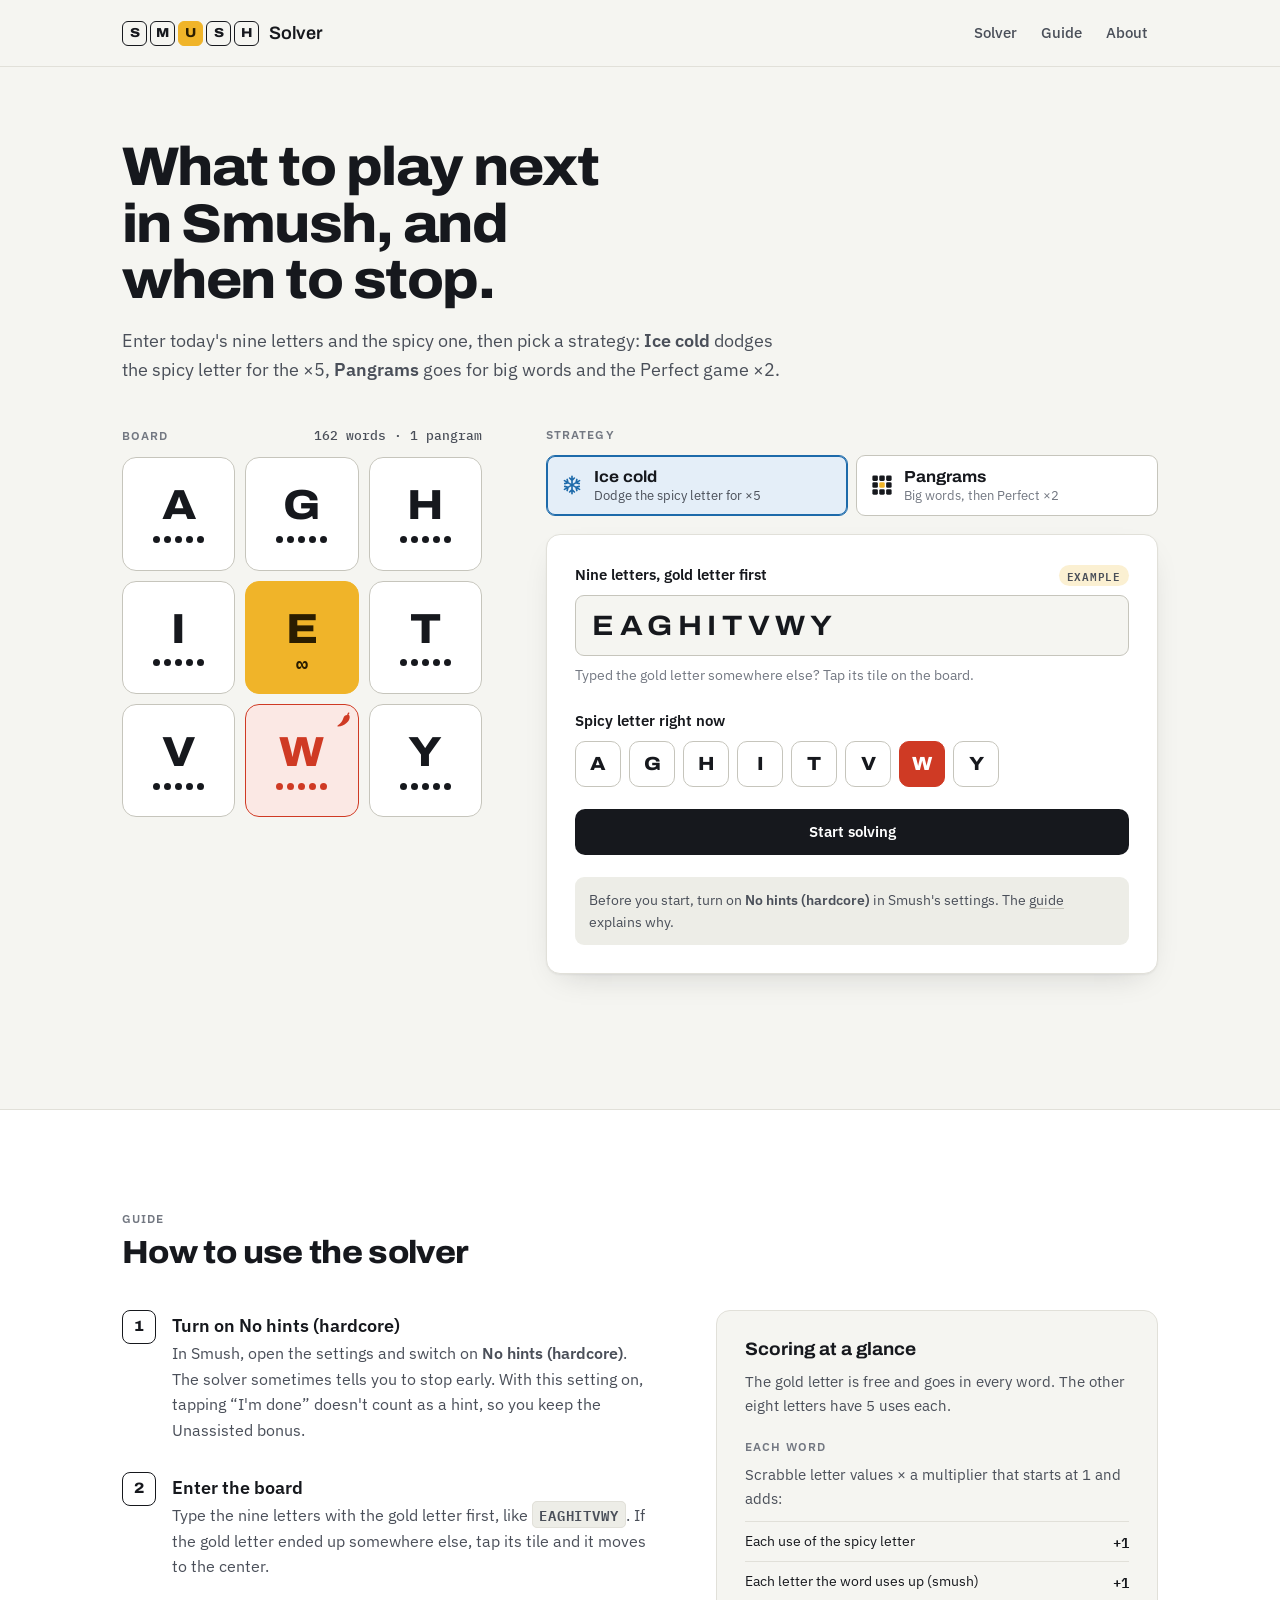
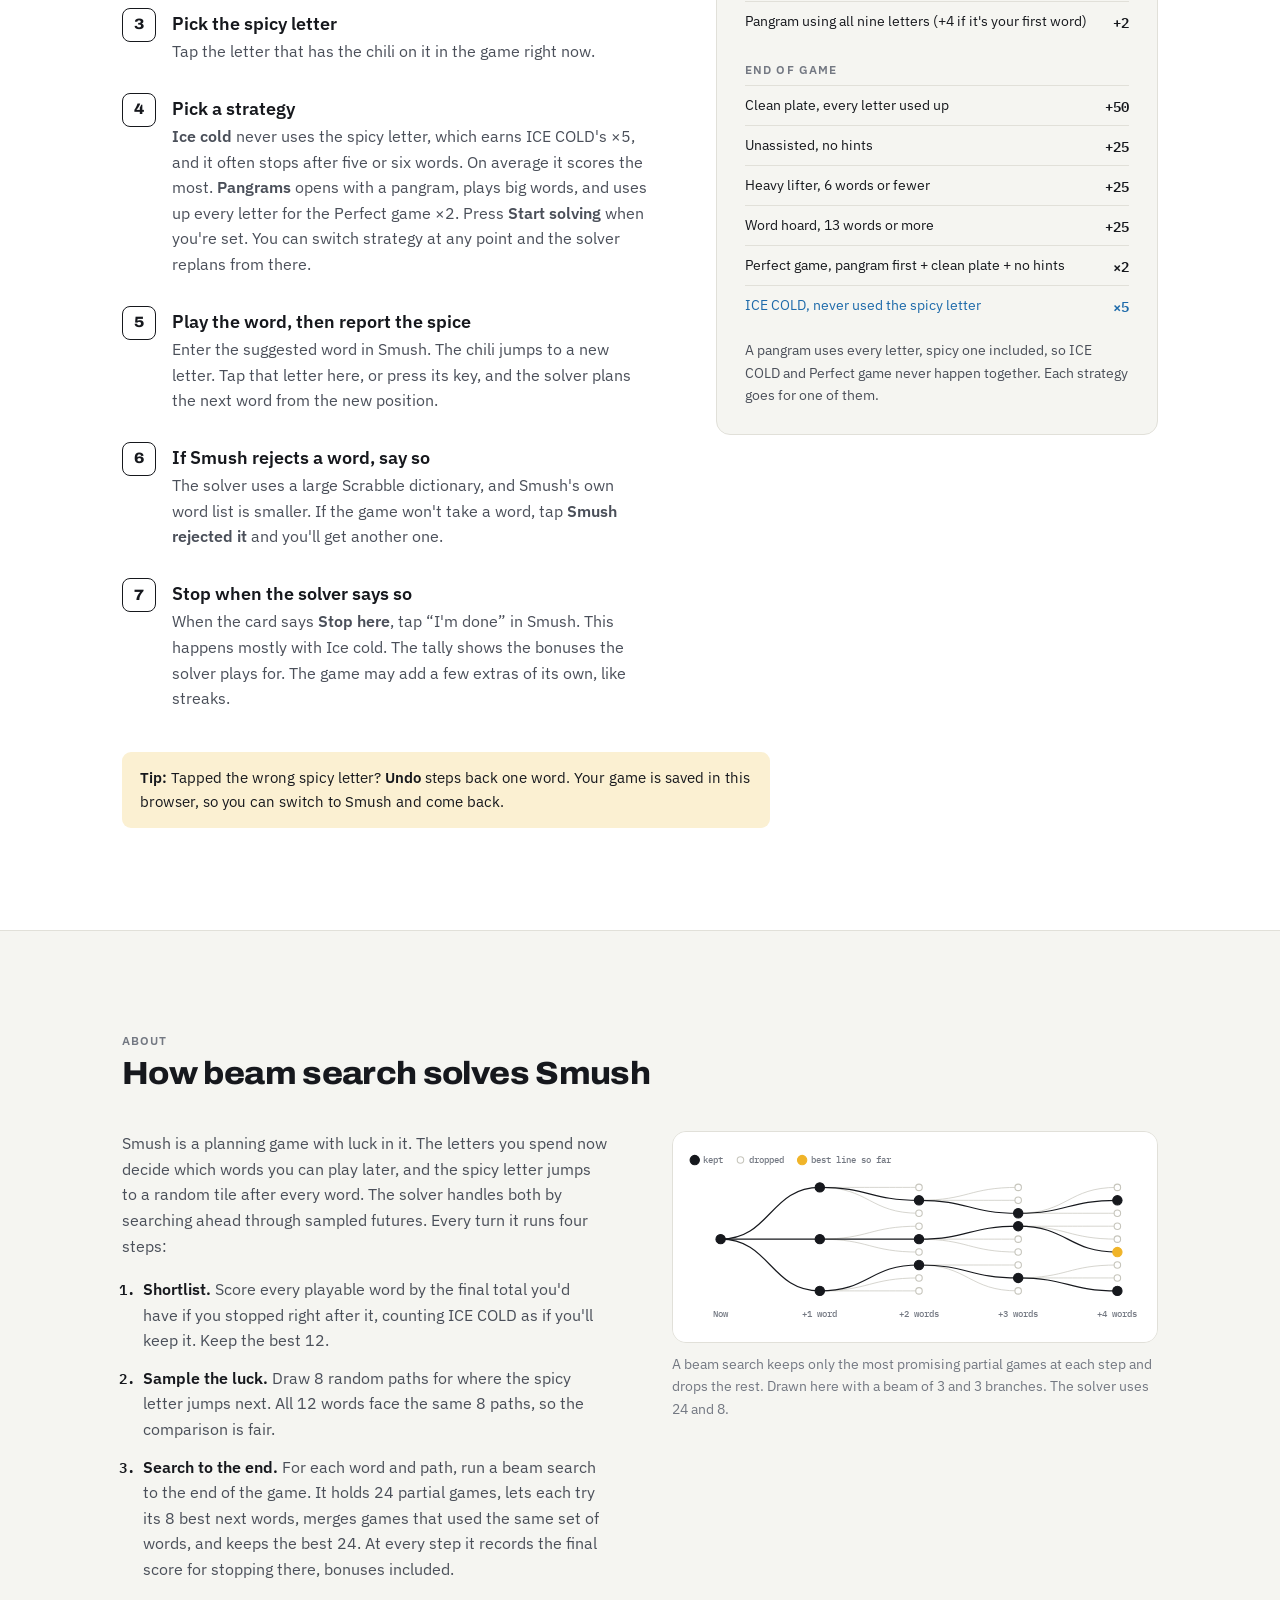
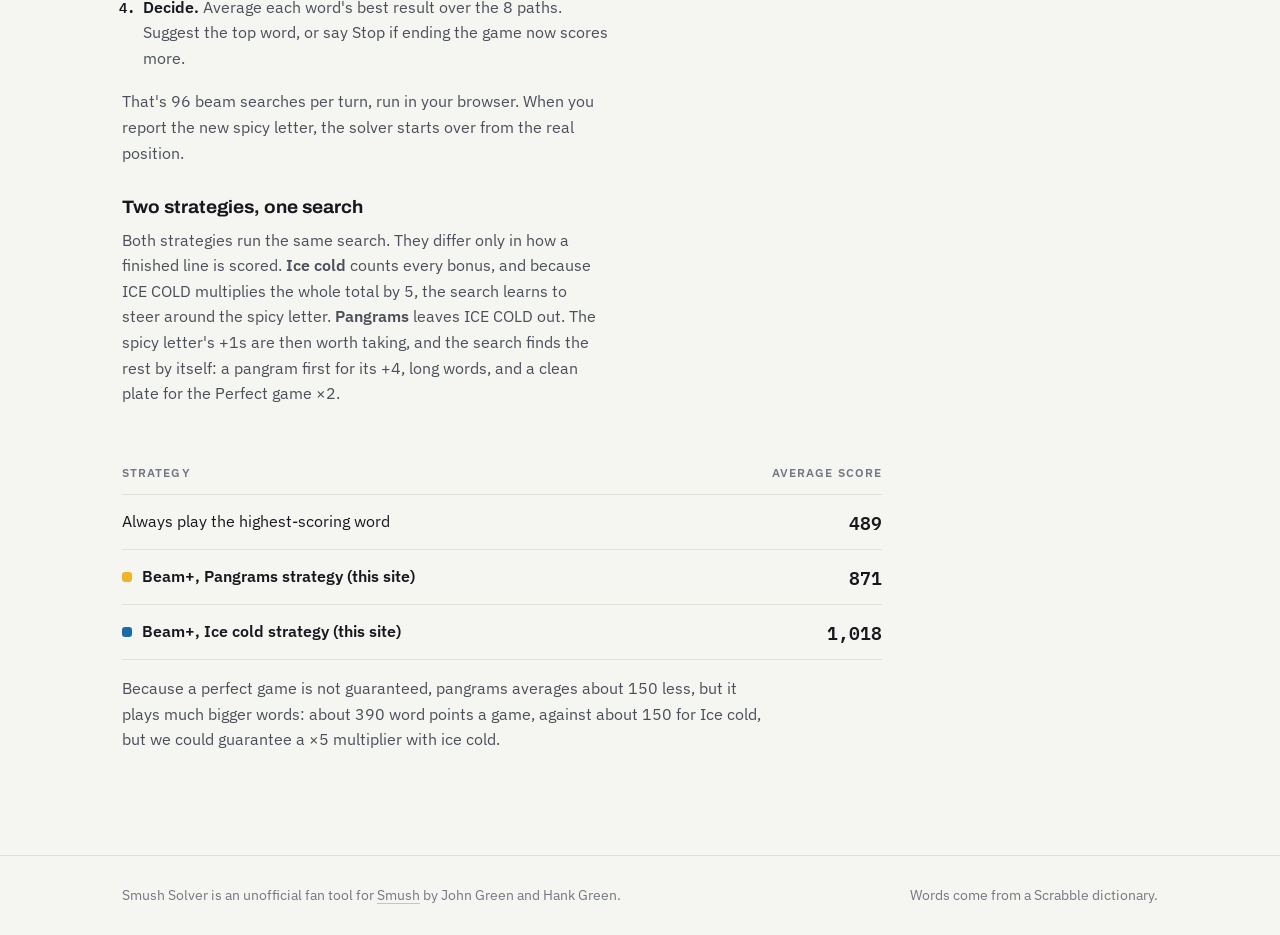
<file: index.html>
<!doctype html>
<html lang="en">
<head>
<meta charset="utf-8">
<meta name="viewport" content="width=device-width, initial-scale=1, viewport-fit=cover">
<title>Smush Solver</title>
<meta name="claude:viewport-fit-sides" content="cover">
<meta name="description" content="Enter today's Smush letters and get the best word to play each turn, picked by beam search. Go for ICE COLD or for pangrams.">
<link rel="preconnect" href="https://fonts.googleapis.com">
<link rel="preconnect" href="https://fonts.gstatic.com" crossorigin>
<link rel="stylesheet" href="https://fonts.googleapis.com/css2?family=Archivo:wdth,wght@62..125,100..900&family=IBM+Plex+Mono:wght@400;500;600&family=IBM+Plex+Sans:wght@400;500;600&display=swap">
<!-- Bump a file's ?v= whenever you change it, so browsers never pair this page with an old cached copy. -->
<link rel="stylesheet" href="style.css?v=2">
</head>
<body>

<header class="topbar">
  <div class="wrap topbar-in">
    <a class="brand" href="#top" aria-label="Smush Solver, back to top">
      <span class="brand-tiles" aria-hidden="true"><i>S</i><i>M</i><i class="gold">U</i><i>S</i><i>H</i></span>
      <span class="brand-word">Solver</span>
    </a>
    <nav class="nav" aria-label="Sections">
      <a href="#solver">Solver</a>
      <a href="#guide">Guide</a>
      <a href="#about">About</a>
    </nav>
  </div>
</header>

<main id="top">
  <section class="intro wrap">
    <h1>What to play next in Smush, and when to stop.</h1>
    <p class="lede">Enter today's nine letters and the spicy one, then pick a strategy: <b>Ice cold</b> dodges the spicy letter for the ×5, <b>Pangrams</b> goes for big words and the Perfect game ×2.</p>
  </section>

  <section id="solver" class="solver wrap" aria-label="Solver">
    <div class="board-col">
      <div class="board-head">
        <span class="label">Board</span>
        <span id="board-meta" class="board-meta"></span>
      </div>
      <div id="board" class="board" role="group" aria-label="Letter tiles"></div>
      <dl id="stats" class="stats" hidden>
        <div><dt>Word points</dt><dd id="st-points">0</dd></div>
        <div><dt>Words</dt><dd id="st-words">0</dd></div>
        <div><dt id="st-bonus-label">Ice cold</dt><dd id="st-bonus">–</dd></div>
        <div><dt>If you stop now</dt><dd id="st-total">–</dd></div>
      </dl>
      <ul id="board-key" class="board-key" hidden>
        <li><span class="key-dot" aria-hidden="true"></span>Use left</li>
        <li><span class="key-dot ring" aria-hidden="true"></span>Spent by the suggested word</li>
      </ul>
    </div>

    <div class="turn-col">
      <fieldset id="mode" class="mode">
        <legend class="label">Strategy</legend>
        <div class="seg">
          <label class="seg-opt cold">
            <input type="radio" name="mode" value="cold" checked>
            <svg class="seg-ico" width="22" height="22" viewBox="0 0 24 24" aria-hidden="true"><g fill="none" stroke="currentColor" stroke-width="1.8" stroke-linecap="round" stroke-linejoin="round"><path d="M12 2.5v19M9.4 4.4 12 7l2.6-2.6M9.4 19.6 12 17l2.6 2.6"/><path transform="rotate(60 12 12)" d="M12 2.5v19M9.4 4.4 12 7l2.6-2.6M9.4 19.6 12 17l2.6 2.6"/><path transform="rotate(-60 12 12)" d="M12 2.5v19M9.4 4.4 12 7l2.6-2.6M9.4 19.6 12 17l2.6 2.6"/></g></svg>
            <span class="seg-name">Ice cold</span>
            <span class="seg-sub">Dodge the spicy letter for ×5</span>
          </label>
          <label class="seg-opt pangram">
            <input type="radio" name="mode" value="pangram">
            <svg class="seg-ico" width="22" height="22" viewBox="0 0 24 24" aria-hidden="true"><g fill="currentColor"><rect x="1.5" y="1.5" width="6" height="6" rx="1.4"/><rect x="9" y="1.5" width="6" height="6" rx="1.4"/><rect x="16.5" y="1.5" width="6" height="6" rx="1.4"/><rect x="1.5" y="9" width="6" height="6" rx="1.4"/><rect class="hub" x="9" y="9" width="6" height="6" rx="1.4"/><rect x="16.5" y="9" width="6" height="6" rx="1.4"/><rect x="1.5" y="16.5" width="6" height="6" rx="1.4"/><rect x="9" y="16.5" width="6" height="6" rx="1.4"/><rect x="16.5" y="16.5" width="6" height="6" rx="1.4"/></g></svg>
            <span class="seg-name">Pangrams</span>
            <span class="seg-sub">Big words, then Perfect ×2</span>
          </label>
        </div>
      </fieldset>

      <form id="setup" class="card setup" novalidate>
        <div class="field">
          <div class="field-top">
            <label for="letters">Nine letters, gold letter first</label>
            <span id="example-tag" class="tag">Example</span>
          </div>
          <input id="letters" name="letters" type="text" inputmode="text" autocomplete="off" autocorrect="off"
                 autocapitalize="characters" spellcheck="false" maxlength="12" value="EAGHITVWY"
                 aria-describedby="letters-help">
          <p id="letters-help" class="help">Typed the gold letter somewhere else? Tap its tile on the board.</p>
        </div>
        <fieldset class="field">
          <legend>Spicy letter right now</legend>
          <div id="spice-pick" class="chips"></div>
        </fieldset>
        <p id="setup-error" class="error" role="alert"></p>
        <button id="start" class="btn primary" type="submit">Start solving</button>
        <p class="note">Before you start, turn on <b>No hints (hardcore)</b> in Smush's settings. The <a href="#guide">guide</a> explains why.</p>
      </form>

      <div id="turn" class="card turn" hidden tabindex="-1" aria-live="polite"></div>
    </div>

    <section id="log-card" class="log-card" hidden aria-label="Words played">
      <h2 class="label">Words played</h2>
      <ol id="log" class="log"></ol>
    </section>
  </section>

  <section id="guide" class="guide">
    <div class="wrap">
      <header class="section-head">
        <p class="label">Guide</p>
        <h2>How to use the solver</h2>
      </header>
      <div class="guide-grid">
        <ol class="steps">
          <li>
            <h3>Turn on No hints (hardcore)</h3>
            <p>In Smush, open the settings and switch on <b>No hints (hardcore)</b>. The solver sometimes tells you to stop early. With this setting on, tapping “I'm done” doesn't count as a hint, so you keep the Unassisted bonus.</p>
          </li>
          <li>
            <h3>Enter the board</h3>
            <p>Type the nine letters with the gold letter first, like <span class="kbd">EAGHITVWY</span>. If the gold letter ended up somewhere else, tap its tile and it moves to the center.</p>
          </li>
          <li>
            <h3>Pick the spicy letter</h3>
            <p>Tap the letter that has the chili on it in the game right now.</p>
          </li>
          <li>
            <h3>Pick a strategy</h3>
            <p><b>Ice cold</b> never uses the spicy letter, which earns ICE COLD's ×5, and it often stops after five or six words. On average it scores the most. <b>Pangrams</b> opens with a pangram, plays big words, and uses up every letter for the Perfect game ×2. Press <b>Start solving</b> when you're set. You can switch strategy at any point and the solver replans from there.</p>
          </li>
          <li>
            <h3>Play the word, then report the spice</h3>
            <p>Enter the suggested word in Smush. The chili jumps to a new letter. Tap that letter here, or press its key, and the solver plans the next word from the new position.</p>
          </li>
          <li>
            <h3>If Smush rejects a word, say so</h3>
            <p>The solver uses a large Scrabble dictionary, and Smush's own word list is smaller. If the game won't take a word, tap <b>Smush rejected it</b> and you'll get another one.</p>
          </li>
          <li>
            <h3>Stop when the solver says so</h3>
            <p>When the card says <b>Stop here</b>, tap “I'm done” in Smush. This happens mostly with Ice cold. The tally shows the bonuses the solver plays for. The game may add a few extras of its own, like streaks.</p>
          </li>
        </ol>
        <aside class="ref card" aria-labelledby="ref-title">
          <h3 id="ref-title">Scoring at a glance</h3>
          <p>The gold letter is free and goes in every word. The other eight letters have 5 uses each.</p>
          <p class="ref-sub">Each word</p>
          <p>Scrabble letter values × a multiplier that starts at 1 and adds:</p>
          <table class="ref-table">
            <tbody>
              <tr><th>Each use of the spicy letter</th><td>+1</td></tr>
              <tr><th>Each letter the word uses up (smush)</th><td>+1</td></tr>
              <tr><th>Pangram using all nine letters (+4 if it's your first word)</th><td>+2</td></tr>
            </tbody>
          </table>
          <p class="ref-sub">End of game</p>
          <table class="ref-table">
            <tbody>
              <tr><th>Clean plate, every letter used up</th><td>+50</td></tr>
              <tr><th>Unassisted, no hints</th><td>+25</td></tr>
              <tr><th>Heavy lifter, 6 words or fewer</th><td>+25</td></tr>
              <tr><th>Word hoard, 13 words or more</th><td>+25</td></tr>
              <tr><th>Perfect game, pangram first + clean plate + no hints</th><td>×2</td></tr>
              <tr class="ice"><th>ICE COLD, never used the spicy letter</th><td>×5</td></tr>
            </tbody>
          </table>
          <p class="ref-foot">A pangram uses every letter, spicy one included, so ICE COLD and Perfect game never happen together. Each strategy goes for one of them.</p>
        </aside>
      </div>
      <p class="tip"><b>Tip:</b> Tapped the wrong spicy letter? <b>Undo</b> steps back one word. Your game is saved in this browser, so you can switch to Smush and come back.</p>
    </div>
  </section>

  <section id="about" class="about">
    <div class="wrap">
      <header class="section-head">
        <p class="label">About</p>
        <h2>How beam search solves Smush</h2>
      </header>
      <div class="about-grid">
        <div class="about-text">
          <p>Smush is a planning game with luck in it. The letters you spend now decide which words you can play later, and the spicy letter jumps to a random tile after every word. The solver handles both by searching ahead through sampled futures. Every turn it runs four steps:</p>
          <ol class="process">
            <li><b>Shortlist.</b> Score every playable word by the final total you'd have if you stopped right after it, counting ICE COLD as if you'll keep it. Keep the best 12.</li>
            <li><b>Sample the luck.</b> Draw 8 random paths for where the spicy letter jumps next. All 12 words face the same 8 paths, so the comparison is fair.</li>
            <li><b>Search to the end.</b> For each word and path, run a beam search to the end of the game. It holds 24 partial games, lets each try its 8 best next words, merges games that used the same set of words, and keeps the best 24. At every step it records the final score for stopping there, bonuses included.</li>
            <li><b>Decide.</b> Average each word's best result over the 8 paths. Suggest the top word, or say Stop if ending the game now scores more.</li>
          </ol>
          <p>That's 96 beam searches per turn, run in your browser. When you report the new spicy letter, the solver starts over from the real position.</p>
          <h3 class="about-sub">Two strategies, one search</h3>
          <p>Both strategies run the same search. They differ only in how a finished line is scored. <b>Ice cold</b> counts every bonus, and because ICE COLD multiplies the whole total by 5, the search learns to steer around the spicy letter. <b>Pangrams</b> leaves ICE COLD out. The spicy letter's +1s are then worth taking, and the search finds the rest by itself: a pangram first for its +4, long words, and a clean plate for the Perfect game ×2.</p>
        </div>
        <figure class="beam-fig">
          <div class="fig-scroll"><svg id="beam-svg" viewBox="0 0 640 250" role="img" aria-labelledby="beam-cap"></svg></div>
          <figcaption id="beam-cap">A beam search keeps only the most promising partial games at each step and drops the rest. Drawn here with a beam of 3 and 3 branches. The solver uses 24 and 8.</figcaption>
        </figure>
      </div>
      <div class="results">
        <table class="results-table">
          <thead><tr><th scope="col">Strategy</th><th scope="col">Average score</th></tr></thead>
          <tbody>
            <tr><th scope="row">Always play the highest-scoring word</th><td>489</td></tr>
            <tr class="hl pangram"><th scope="row">Beam+, Pangrams strategy (this site)</th><td>871</td></tr>
            <tr class="hl cold"><th scope="row">Beam+, Ice cold strategy (this site)</th><td>1,018</td></tr>
          </tbody>
        </table>
        <p class="results-note">Because a perfect game is not guaranteed, pangrams averages about 150 less, but it plays much bigger words: about 390 word points a game, against about 150 for Ice cold, but we could guarantee a ×5 multiplier with ice cold.</p>
      </div>
    </div>
  </section>
</main>

<footer class="foot">
  <div class="wrap foot-in">
    <p>Smush Solver is an unofficial fan tool for <a href="https://hankgreen.com/smush" target="_blank" rel="noopener">Smush</a> by John Green and Hank Green.</p>
    <p>Words come from a Scrabble dictionary.</p>
  </div>
</footer>

<script src="words.js"></script>
<script src="smush.js?v=2"></script>
<script src="app.js?v=2"></script>
</body>
</html>
</file>
<file: style.css>
/* Layout: one reading column. The solver is a two-pane workbench (board on the
   left, the current turn and played words on the right) that stacks on phones
   with the turn card first. Gold marks the hub letter and pangrams, red the
   spicy letter, blue ICE COLD. Everything else stays ink on paper. */
:root {
  --bg: #F5F5F1;
  --surface: #FFFFFF;
  --sunken: #EDEDE7;
  --ink: #16181D;
  --ink-2: #4A4F59;
  --muted: #737882;
  --line: #E1E0D9;
  --line-strong: #C6C5BC;
  --gold: #F0B429;
  --gold-ink: #2A1D00;
  --gold-soft: #FBF0D2;
  --spice: #CF3A24;
  --spice-soft: #FBE8E4;
  --on-spice: #FFFFFF;
  --ice: #1D6AAA;
  --ice-soft: #E4EEF8;
  --btn: #16181D;
  --btn-ink: #FFFFFF;
  --shadow: 0 1px 2px rgba(22, 24, 29, .05), 0 12px 32px -16px rgba(22, 24, 29, .22);

  --font-display: "Archivo", "Helvetica Neue", Arial, system-ui, sans-serif;
  --font-body: "IBM Plex Sans", system-ui, -apple-system, "Segoe UI", Roboto, sans-serif;
  --font-mono: "IBM Plex Mono", ui-monospace, SFMono-Regular, Menlo, Consolas, monospace;

  --step--1: .8125rem;
  --step-0: 1rem;
  --step-1: 1.125rem;
  --step-2: 1.5rem;
  --step-3: 2rem;
  --step-4: clamp(2.1rem, 1.3rem + 3.2vw, 3.4rem);

  --radius: 14px;
  --radius-sm: 9px;
  --maxw: 1100px;
  --gutter: max(16px, env(safe-area-inset-left, 0px));
  --gutter-r: max(16px, env(safe-area-inset-right, 0px));
}

@media (prefers-color-scheme: dark) {
  :root:not([data-theme="light"]) {
    --bg: #111215;
    --surface: #191B1F;
    --sunken: #23262B;
    --ink: #EDECE7;
    --ink-2: #B4B7BE;
    --muted: #8B8F98;
    --line: #2A2D33;
    --line-strong: #3D4149;
    --gold: #F0B429;
    --gold-ink: #2A1D00;
    --gold-soft: #3A2F12;
    --spice: #FF6E55;
    --spice-soft: #3A1B16;
    --on-spice: #1A0702;
    --ice: #72B6F0;
    --ice-soft: #15263A;
    --btn: #EDECE7;
    --btn-ink: #111215;
    --shadow: 0 1px 2px rgba(0, 0, 0, .3), 0 12px 32px -16px rgba(0, 0, 0, .6);
    color-scheme: dark;
  }
}

:root[data-theme="dark"] {
  --bg: #111215;
  --surface: #191B1F;
  --sunken: #23262B;
  --ink: #EDECE7;
  --ink-2: #B4B7BE;
  --muted: #8B8F98;
  --line: #2A2D33;
  --line-strong: #3D4149;
  --gold: #F0B429;
  --gold-ink: #2A1D00;
  --gold-soft: #3A2F12;
  --spice: #FF6E55;
  --spice-soft: #3A1B16;
  --on-spice: #1A0702;
  --ice: #72B6F0;
  --ice-soft: #15263A;
  --btn: #EDECE7;
  --btn-ink: #111215;
  --shadow: 0 1px 2px rgba(0, 0, 0, .3), 0 12px 32px -16px rgba(0, 0, 0, .6);
  color-scheme: dark;
}

/* --- base ------------------------------------------------------------------ */

*, *::before, *::after { box-sizing: border-box; }
html { -webkit-text-size-adjust: 100%; scroll-behavior: smooth; scroll-padding-top: 16px; }
body {
  margin: 0;
  background: var(--bg);
  color: var(--ink);
  font: 400 var(--step-0)/1.6 var(--font-body);
  -webkit-font-smoothing: antialiased;
}
[hidden] { display: none !important; }
img, svg { max-width: 100%; }
a { color: inherit; text-decoration-color: var(--line-strong); text-underline-offset: 3px; }
a:hover { text-decoration-color: currentColor; }
:focus-visible { outline: 2px solid var(--ink); outline-offset: 2px; }
button { font: inherit; color: inherit; }
b { font-weight: 600; }

.wrap {
  max-width: var(--maxw);
  margin-inline: auto;
  padding-left: var(--gutter);
  padding-right: var(--gutter-r);
}
@media (min-width: 700px) {
  .wrap {
    padding-left: max(32px, env(safe-area-inset-left, 0px));
    padding-right: max(32px, env(safe-area-inset-right, 0px));
  }
}

.label {
  margin: 0;
  font: 600 .75rem/1.2 var(--font-body);
  letter-spacing: .09em;
  text-transform: uppercase;
  color: var(--muted);
}

/* --- header ------------------------------------------------------------------ */

.topbar { border-bottom: 1px solid var(--line); }
.topbar-in {
  display: flex;
  align-items: center;
  justify-content: space-between;
  gap: 16px;
  padding-block: 14px;
}
.brand { display: inline-flex; align-items: center; gap: 10px; text-decoration: none; }
.brand-tiles { display: inline-flex; gap: 3px; }
.brand-tiles i {
  display: grid;
  place-items: center;
  width: 25px;
  height: 25px;
  border: 1.5px solid var(--ink);
  border-radius: 6px;
  font: 800 13px/1 var(--font-display);
  font-stretch: 112%;
  font-style: normal;
}
.brand-tiles i.gold { background: var(--gold); border-color: var(--gold); color: var(--gold-ink); }
.brand-word { font: 600 var(--step-1)/1 var(--font-display); letter-spacing: -.01em; }
.nav { display: flex; gap: 2px; }
.nav a {
  padding: 7px 11px;
  border-radius: 8px;
  color: var(--ink-2);
  font-size: .9375rem;
  font-weight: 500;
  text-decoration: none;
}
.nav a:hover { background: var(--sunken); color: var(--ink); }
@media (max-width: 440px) {
  .brand-tiles i { width: 21px; height: 21px; font-size: 11px; border-radius: 5px; }
  .brand-word { font-size: 1rem; }
  .nav a { padding: 6px 7px; font-size: .875rem; }
}
@media (max-width: 359px) {
  .brand-word { display: none; }
}

/* --- intro ------------------------------------------------------------------- */

.intro { padding-block: clamp(36px, 6vw, 72px) clamp(28px, 4vw, 44px); }
.intro h1 {
  margin: 0;
  max-width: 17ch;
  font: 800 var(--step-4)/1.04 var(--font-display);
  font-stretch: 108%;
  letter-spacing: -.028em;
  text-wrap: balance;
}
.lede { margin: 18px 0 0; max-width: 60ch; color: var(--ink-2); font-size: var(--step-1); }

/* --- solver layout ------------------------------------------------------------ */

.solver {
  display: grid;
  grid-template-columns: minmax(0, 360px) minmax(0, 1fr);
  grid-template-areas: "board turn" "board log";
  grid-template-rows: auto 1fr;
  column-gap: clamp(28px, 5vw, 64px);
  row-gap: 32px;
  padding-bottom: clamp(56px, 8vw, 104px);
}
.board-col { grid-area: board; align-self: start; position: sticky; top: 20px; min-width: 0; }
.turn-col { grid-area: turn; min-width: 0; display: grid; gap: 18px; align-content: start; }
.log-card { grid-area: log; min-width: 0; align-self: start; }
@media (max-width: 820px) {
  .solver {
    grid-template-columns: minmax(0, 1fr);
    grid-template-areas: "turn" "board" "log";
    grid-template-rows: auto;
  }
  .board-col { position: static; max-width: 420px; }
}

.card {
  background: var(--surface);
  border: 1px solid var(--line);
  border-radius: var(--radius);
  padding: clamp(18px, 3vw, 28px);
  box-shadow: var(--shadow);
}

/* --- board ------------------------------------------------------------------- */

.board-head {
  display: flex;
  align-items: baseline;
  justify-content: space-between;
  gap: 12px;
  margin-bottom: 12px;
}
.board-meta {
  font: 500 .8125rem/1.3 var(--font-mono);
  color: var(--ink-2);
  text-align: right;
}
.board { display: grid; grid-template-columns: repeat(3, minmax(0, 1fr)); gap: 10px; }

.tile {
  position: relative;
  aspect-ratio: 1;
  max-width: 100%;
  display: flex;
  flex-direction: column;
  align-items: center;
  justify-content: center;
  gap: 9px;
  padding: 0;
  border: 1.5px solid var(--line-strong);
  border-radius: var(--radius);
  background: var(--surface);
  color: var(--ink);
  cursor: pointer;
  transition: transform .12s ease;
}
.tile:disabled { cursor: default; color: var(--ink); }
.tile:not(:disabled):hover { transform: translateY(-2px); border-color: var(--ink); }
.tile-letter {
  font: 800 clamp(30px, 8.5vw, 42px)/1 var(--font-display);
  font-stretch: 110%;
}
.pips { display: flex; gap: 4px; height: 8px; align-items: center; }
.pips i { width: 7px; height: 7px; border-radius: 50%; background: currentColor; }
.pips i.spend { background: transparent; box-shadow: inset 0 0 0 1.5px currentColor; }
.pips i.off { background: transparent; box-shadow: inset 0 0 0 1.5px var(--line-strong); }
.hub-mark { display: none; font: 600 20px/8px var(--font-mono); }
.flag {
  position: absolute;
  top: 7px;
  left: 8px;
  font: 600 .625rem/1 var(--font-mono);
  letter-spacing: .08em;
  text-transform: uppercase;
}
.badge { position: absolute; top: 6px; right: 6px; width: 17px; height: 17px; color: var(--spice); }
.badge svg { display: block; width: 100%; height: 100%; }

.tile.is-hub { background: var(--gold); border-color: var(--gold); color: var(--gold-ink); }
.tile.is-hub .pips { display: none; }
.tile.is-hub .hub-mark { display: block; }
.tile.is-spicy { border-color: var(--spice); background: var(--spice-soft); }
.tile.is-spicy .tile-letter, .tile.is-spicy .pips { color: var(--spice); }
.tile.is-used { border-color: var(--ink); box-shadow: inset 0 0 0 1px var(--ink); }
.tile.is-spicy.is-used { border-color: var(--spice); box-shadow: inset 0 0 0 1px var(--spice); }
.tile.is-out { background: transparent; border-style: dashed; }
.tile.is-out .tile-letter { color: var(--muted); opacity: .5; }
.tile.is-empty { background: transparent; border-style: dashed; }
.tile.is-empty .pips { visibility: hidden; }

.stats {
  display: grid;
  grid-template-columns: repeat(2, minmax(0, 1fr));
  gap: 1px;
  margin: 18px 0 0;
  overflow: hidden;
  background: var(--line);
  border: 1px solid var(--line);
  border-radius: var(--radius-sm);
}
.stats > div { background: var(--surface); padding: 10px 14px; }
.stats dt { font-size: .75rem; color: var(--muted); }
.stats dd {
  margin: 2px 0 0;
  font: 600 var(--step-1)/1.25 var(--font-mono);
  font-variant-numeric: tabular-nums;
}
.stats dd.ice-on { color: var(--ice); }
.stats dd.off { color: var(--muted); }
.board-key {
  display: flex;
  flex-wrap: wrap;
  gap: 6px 16px;
  margin: 14px 0 0;
  padding: 0;
  list-style: none;
  font-size: .8125rem;
  color: var(--muted);
}
.board-key li { display: inline-flex; align-items: center; gap: 6px; }
.key-dot { width: 8px; height: 8px; border-radius: 50%; background: var(--ink); }
.key-dot.ring { background: transparent; box-shadow: inset 0 0 0 1.5px var(--ink); }

/* --- strategy switch ----------------------------------------------------------- */

.mode { min-width: 0; margin: 0; padding: 0; border: 0; }
.mode legend { padding: 0; margin-bottom: 12px; }
.seg { display: grid; grid-template-columns: repeat(2, minmax(0, 1fr)); gap: 8px; }
.seg-opt {
  position: relative;
  display: grid;
  grid-template-columns: auto minmax(0, 1fr);
  align-items: center;
  column-gap: 11px;
  padding: 11px 14px;
  border: 1.5px solid var(--line-strong);
  border-radius: var(--radius-sm);
  background: var(--surface);
  cursor: pointer;
  transition: border-color .12s ease, background-color .12s ease;
}
.seg-opt input { position: absolute; opacity: 0; pointer-events: none; }
.seg-opt:hover { border-color: var(--ink); }
.seg-opt:has(input:focus-visible) { outline: 2px solid var(--ink); outline-offset: 2px; }
.seg-ico { grid-row: span 2; width: 22px; height: 22px; }
.seg-name { font: 700 1rem/1.25 var(--font-display); font-stretch: 106%; }
.seg-sub { font-size: .8125rem; line-height: 1.35; color: var(--muted); }
.seg-opt.cold .seg-ico { color: var(--ice); }
.seg-opt.pangram .seg-ico .hub { fill: var(--gold); }
.seg-opt.cold:has(input:checked) { border-color: var(--ice); background: var(--ice-soft); box-shadow: inset 0 0 0 1px var(--ice); }
.seg-opt.pangram:has(input:checked) { border-color: var(--gold); background: var(--gold-soft); box-shadow: inset 0 0 0 1px var(--gold); }
.seg-opt:has(input:checked) .seg-sub { color: var(--ink-2); }
@media (max-width: 380px) {
  .seg-opt { grid-template-columns: minmax(0, 1fr); padding: 10px 12px; }
  .seg-ico { grid-row: auto; margin-bottom: 6px; }
}

/* --- setup ------------------------------------------------------------------- */

.setup { display: grid; gap: 22px; }
.field { display: grid; gap: 8px; min-width: 0; margin: 0; padding: 0; border: 0; }
.field-top { display: flex; align-items: center; justify-content: space-between; gap: 8px; }
.field label, .field legend { padding: 0; font-weight: 600; font-size: .9375rem; }
.field legend { margin-bottom: 8px; }
.tag {
  padding: 5px 8px;
  border-radius: 999px;
  background: var(--gold-soft);
  color: var(--ink-2);
  font: 600 .6875rem/1 var(--font-mono);
  letter-spacing: .07em;
  text-transform: uppercase;
}
#letters {
  width: 100%;
  min-width: 0;
  padding: 14px 16px;
  border: 1.5px solid var(--line-strong);
  border-radius: var(--radius-sm);
  background: var(--bg);
  color: var(--ink);
  font: 700 clamp(22px, 5vw, 28px)/1 var(--font-display);
  font-stretch: 112%;
  letter-spacing: .2em;
  text-transform: uppercase;
}
#letters:focus { outline: none; border-color: var(--ink); box-shadow: 0 0 0 3px var(--gold-soft); }
.help { margin: 0; font-size: .875rem; color: var(--muted); }
.error { margin: 0; color: var(--spice); font-size: .9375rem; font-weight: 500; }
.error:empty { display: none; }
.note {
  margin: 0;
  padding: 12px 14px;
  border-radius: var(--radius-sm);
  background: var(--sunken);
  color: var(--ink-2);
  font-size: .875rem;
}

.chips { display: flex; gap: clamp(4px, 1.4vw, 8px); }
.chip-btn {
  flex: 0 1 46px;
  min-width: 0;
  height: 46px;
  border: 1.5px solid var(--line-strong);
  border-radius: 10px;
  background: var(--surface);
  color: var(--ink);
  font: 800 19px/1 var(--font-display);
  font-stretch: 110%;
  cursor: pointer;
}
.chip-btn:hover { border-color: var(--spice); color: var(--spice); }
.chip-btn[aria-pressed="true"] { background: var(--spice); border-color: var(--spice); color: var(--on-spice); }

.btn {
  display: inline-flex;
  align-items: center;
  justify-content: center;
  gap: 8px;
  padding: 13px 20px;
  border: 1.5px solid transparent;
  border-radius: 10px;
  font-weight: 600;
  font-size: .9375rem;
  line-height: 1.2;
  cursor: pointer;
  transition: border-color .12s ease, color .12s ease, opacity .12s ease;
}
.btn.primary { background: var(--btn); color: var(--btn-ink); }
.btn.primary:hover { opacity: .88; }
.btn.ghost {
  padding: 9px 14px;
  background: transparent;
  border-color: var(--line-strong);
  color: var(--ink-2);
  font-size: .875rem;
}
.btn.ghost:hover { border-color: var(--ink); color: var(--ink); }

/* --- turn card ---------------------------------------------------------------- */

.turn { display: grid; gap: 18px; container-type: inline-size; }
.turn:focus { outline: none; }
.turn > * { margin: 0; }
.turn-top { display: flex; align-items: center; justify-content: space-between; gap: 8px; }
.big-word {
  font: 800 clamp(26px, calc(100cqi / (var(--len, 8) * .86)), 60px)/1 var(--font-display);
  font-stretch: 115%;
  letter-spacing: .02em;
  text-transform: uppercase;
  overflow-wrap: anywhere;
}
.big-word.quiet { color: var(--muted); }
.score-line { display: flex; flex-wrap: wrap; align-items: center; gap: 8px 12px; }
.pts { font: 700 var(--step-3)/1 var(--font-mono); font-variant-numeric: tabular-nums; }
.formula { font: 500 .875rem/1 var(--font-mono); color: var(--muted); }
.mchips { display: inline-flex; flex-wrap: wrap; gap: 6px; }
.mchip {
  padding: 5px 8px;
  border-radius: 999px;
  background: var(--sunken);
  color: var(--ink-2);
  font: 600 .75rem/1 var(--font-mono);
  white-space: nowrap;
}
.mchip.spice { background: var(--spice-soft); color: var(--spice); }
.mchip.gold { background: var(--gold-soft); color: var(--ink); }
.projection { color: var(--ink-2); font-size: .9375rem; }
.projection b { font-family: var(--font-mono); color: var(--ink); }
.divider { height: 1px; border: 0; background: var(--line); }
.ask-block { display: grid; gap: 10px; }
.ask { margin: 0; font-weight: 600; }
.ask small { display: block; color: var(--muted); font-size: .8125rem; font-weight: 400; }
.turn-actions { display: flex; flex-wrap: wrap; gap: 8px; }
.turn p.body { color: var(--ink-2); max-width: 56ch; }

.searching { font: 800 var(--step-3)/1 var(--font-display); font-stretch: 112%; color: var(--muted); }
.progress { height: 6px; overflow: hidden; border-radius: 999px; background: var(--sunken); }
.progress span { display: block; width: 0; height: 100%; border-radius: inherit; background: var(--ink); transition: width .12s linear; }
.small { font-size: .875rem; color: var(--muted); }

.tally { width: 100%; border-collapse: collapse; font-variant-numeric: tabular-nums; }
.tally th, .tally td { padding: 9px 0; border-bottom: 1px solid var(--line); }
.tally th { text-align: left; font-weight: 400; }
.tally td { text-align: right; font: 600 .9375rem var(--font-mono); }
.tally tr.ice th, .tally tr.ice td { color: var(--ice); }
.tally tr.total th, .tally tr.total td { border-bottom: 0; padding-top: 14px; font-weight: 600; }
.tally tr.total td { font-size: var(--step-3); font-weight: 700; }

/* --- played words ----------------------------------------------------------------- */

.log { margin: 12px 0 0; padding: 0; list-style: none; border-top: 1px solid var(--line); }
.log li {
  display: grid;
  grid-template-columns: 2em minmax(0, 1fr) auto;
  align-items: baseline;
  gap: 2px 12px;
  padding: 11px 0;
  border-bottom: 1px solid var(--line);
}
.log .n { font: 500 .8125rem var(--font-mono); color: var(--muted); }
.log .w {
  min-width: 0;
  font: 700 1rem/1.3 var(--font-display);
  font-stretch: 108%;
  letter-spacing: .04em;
  text-transform: uppercase;
  overflow-wrap: anywhere;
}
.log .p { font: 600 .9375rem var(--font-mono); text-align: right; font-variant-numeric: tabular-nums; }
.log .tags { grid-column: 2 / -1; display: flex; flex-wrap: wrap; gap: 4px; }
.log .tags:empty { display: none; }
.log li.rejected .w { color: var(--muted); text-decoration: line-through; }
.log li.rejected .p { color: var(--muted); }
.log li.empty { display: block; color: var(--muted); font-size: .9375rem; }

/* --- guide ------------------------------------------------------------------------ */

.guide, .about { padding-block: clamp(56px, 8vw, 104px); }
.guide { background: var(--surface); border-block: 1px solid var(--line); }
.section-head h2 {
  margin: 8px 0 0;
  font: 800 var(--step-3)/1.1 var(--font-display);
  font-stretch: 106%;
  letter-spacing: -.02em;
  text-wrap: balance;
}
.guide-grid {
  display: grid;
  grid-template-columns: minmax(0, 1.2fr) minmax(0, 1fr);
  gap: clamp(32px, 5vw, 72px);
  align-items: start;
  margin-top: 40px;
}
.steps { display: grid; gap: 28px; margin: 0; padding: 0; list-style: none; counter-reset: step; }
.steps li {
  display: grid;
  grid-template-columns: 34px minmax(0, 1fr);
  column-gap: 16px;
  counter-increment: step;
}
.steps li::before {
  content: counter(step);
  grid-row: span 2;
  display: grid;
  place-items: center;
  width: 34px;
  height: 34px;
  border: 1.5px solid var(--ink);
  border-radius: 8px;
  font: 800 15px/1 var(--font-display);
  font-stretch: 110%;
}
.steps h3 { margin: 4px 0 4px; font: 600 var(--step-1)/1.3 var(--font-body); }
.steps p { margin: 0; max-width: 60ch; color: var(--ink-2); }
.kbd {
  padding: 1px 6px;
  border: 1px solid var(--line);
  border-radius: 5px;
  background: var(--sunken);
  font: 600 .875em var(--font-mono);
  letter-spacing: .06em;
}

.ref { background: var(--bg); box-shadow: none; }
.ref h3 { margin: 0 0 10px; font: 700 var(--step-1)/1.2 var(--font-display); font-stretch: 105%; }
.ref p { margin: 0 0 10px; color: var(--ink-2); font-size: .9375rem; }
.ref .ref-sub {
  margin: 22px 0 8px;
  font: 600 .75rem/1.2 var(--font-body);
  letter-spacing: .09em;
  text-transform: uppercase;
  color: var(--muted);
}
.ref-table { width: 100%; border-collapse: collapse; font-size: .875rem; }
.ref-table th, .ref-table td { padding: 8px 0; border-top: 1px solid var(--line); vertical-align: top; }
.ref-table th { padding-right: 12px; text-align: left; font-weight: 400; }
.ref-table td { text-align: right; font: 600 .875rem var(--font-mono); white-space: nowrap; }
.ref-table tr.ice th, .ref-table tr.ice td { color: var(--ice); }
.ref .ref-foot { margin: 14px 0 0; font-size: .875rem; }
.tip {
  max-width: 72ch;
  margin: 40px 0 0;
  padding: 14px 18px;
  border-radius: var(--radius-sm);
  background: var(--gold-soft);
  font-size: .9375rem;
}

/* --- about ------------------------------------------------------------------------ */

.about-grid {
  display: grid;
  grid-template-columns: minmax(0, 1fr) minmax(0, 1fr);
  gap: clamp(32px, 5vw, 72px);
  align-items: start;
  margin-top: 40px;
}
.about-text > p { margin: 0 0 18px; max-width: 62ch; color: var(--ink-2); }
.process { display: grid; gap: 12px; margin: 0 0 18px; padding-left: 1.3em; color: var(--ink-2); }
.process li::marker { font: 600 .9em var(--font-mono); color: var(--ink); }
.process b { color: var(--ink); }
.about-sub { margin: 30px 0 8px; font: 700 var(--step-1)/1.3 var(--font-display); font-stretch: 105%; }
.about-text > .about-sub + p { margin-bottom: 0; }
.beam-fig { margin: 0; min-width: 0; }
.fig-scroll {
  overflow-x: auto;
  padding: 18px 16px 12px;
  border: 1px solid var(--line);
  border-radius: var(--radius);
  background: var(--surface);
}
#beam-svg { display: block; width: 100%; min-width: 460px; height: auto; }
.beam-fig figcaption { max-width: 60ch; margin-top: 10px; color: var(--muted); font-size: .875rem; }
.bm-edge { fill: none; stroke: var(--line-strong); stroke-width: 1; }
.bm-edge.kept { stroke: var(--ink); stroke-width: 1.6; }
.bm-node { fill: var(--surface); stroke: var(--line-strong); stroke-width: 1.5; }
.bm-node.kept { fill: var(--ink); stroke: var(--ink); }
.bm-node.best { fill: var(--gold); stroke: var(--gold); }
.bm-text { fill: var(--muted); font: 500 12px var(--font-mono); }

.results { max-width: 760px; margin-top: 56px; }
.results h3 { margin: 0 0 8px; font: 700 var(--step-2)/1.2 var(--font-display); font-stretch: 105%; }
.results > p { margin: 0; color: var(--ink-2); max-width: 64ch; }
.results-table { width: 100%; margin-top: 18px; border-collapse: collapse; }
.results-table th, .results-table td { padding: 12px 0; border-bottom: 1px solid var(--line); text-align: left; font-weight: 400; }
.results-table thead th {
  padding-top: 0;
  font-size: .75rem;
  font-weight: 600;
  letter-spacing: .09em;
  text-transform: uppercase;
  color: var(--muted);
}
.results-table thead th:last-child, .results-table td {
  text-align: right;
  white-space: nowrap;
  padding-left: 16px;
}
.results-table td { font: 600 var(--step-1) var(--font-mono); font-variant-numeric: tabular-nums; }
.results-table tr.hl th { font-weight: 600; }
.results-table tr.hl th::before {
  content: "";
  display: inline-block;
  width: 10px;
  height: 10px;
  margin-right: 10px;
  border-radius: 3px;
  background: var(--gold);
}
.results-table tr.hl.cold th::before { background: var(--ice); }
.results .results-note { margin-top: 16px; }
.fine { margin-top: 16px !important; color: var(--muted) !important; font-size: .875rem; }

@media (max-width: 820px) {
  .guide-grid, .about-grid { grid-template-columns: minmax(0, 1fr); }
}

/* --- footer ------------------------------------------------------------------------ */

.foot { padding-block: 28px; border-top: 1px solid var(--line); color: var(--muted); font-size: .875rem; }
.foot-in { display: flex; flex-wrap: wrap; justify-content: space-between; gap: 8px 24px; }
.foot p { margin: 0; }

@media (prefers-reduced-motion: reduce) {
  html { scroll-behavior: auto; }
  *, *::before, *::after { transition: none !important; animation: none !important; }
}
</file>
